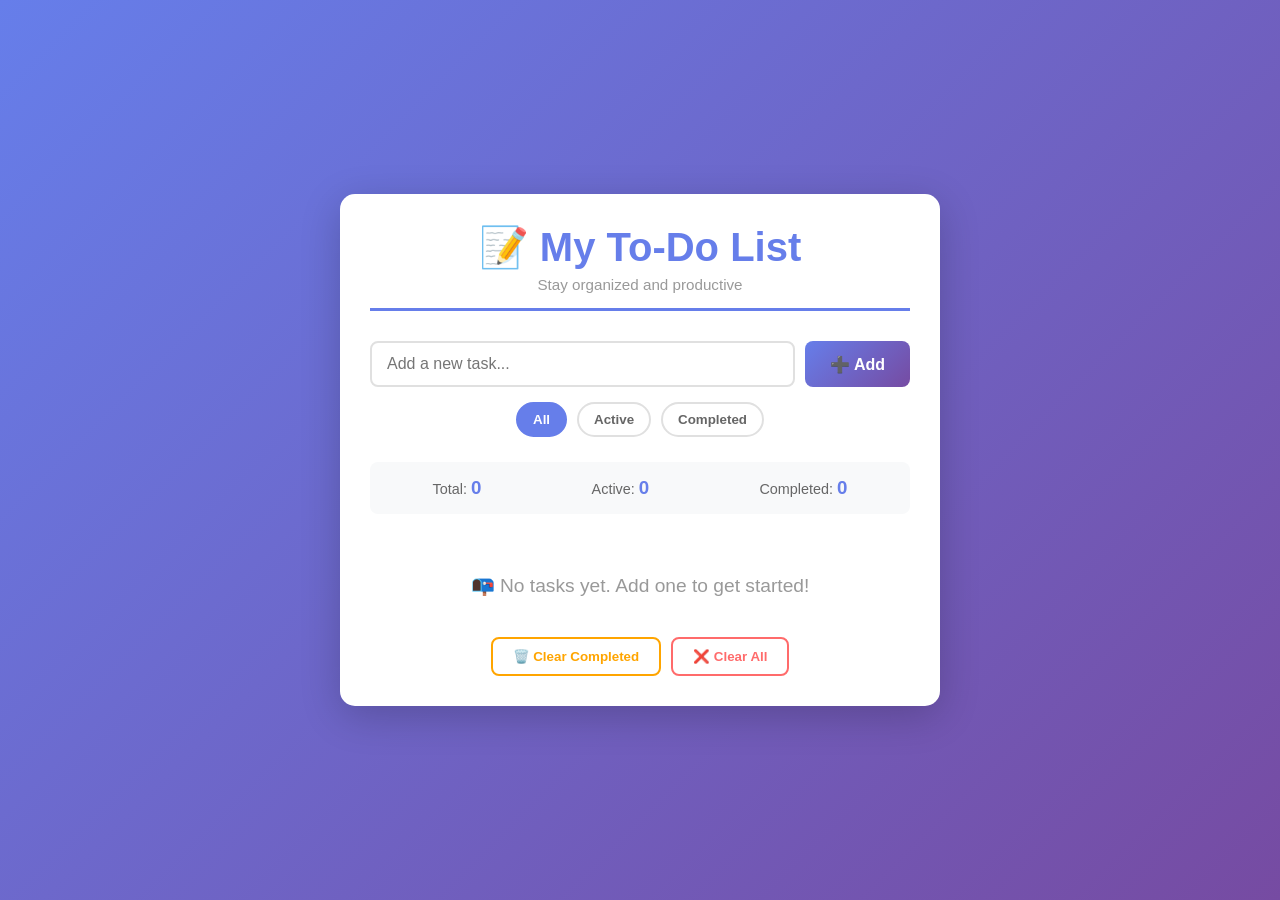
<file: todo-app/index.html>
<!DOCTYPE html>
<html lang="en">
<head>
    <meta charset="UTF-8">
    <meta name="viewport" content="width=device-width, initial-scale=1.0">
    <title>📝 To-Do List App</title>
    <link rel="stylesheet" href="style.css">
</head>
<body>
    <div class="container">
        <header>
            <h1>📝 My To-Do List</h1>
            <p>Stay organized and productive</p>
        </header>

        <div class="input-section">
            <div class="input-wrapper">
                <input 
                    type="text" 
                    id="taskInput" 
                    placeholder="Add a new task..."
                    autocomplete="off"
                >
                <button id="addBtn" class="add-btn">➕ Add</button>
            </div>
            <div class="filter-buttons">
                <button class="filter-btn active" onclick="filterTasks('all')">All</button>
                <button class="filter-btn" onclick="filterTasks('active')">Active</button>
                <button class="filter-btn" onclick="filterTasks('completed')">Completed</button>
            </div>
        </div>

        <div class="stats">
            <span>Total: <strong id="totalCount">0</strong></span>
            <span>Active: <strong id="activeCount">0</strong></span>
            <span>Completed: <strong id="completedCount">0</strong></span>
        </div>

        <ul id="taskList" class="task-list">
            <!-- Tasks will be added here -->
        </ul>

        <div id="emptyState" class="empty-state">
            <p>📭 No tasks yet. Add one to get started!</p>
        </div>

        <div class="actions">
            <button id="clearCompletedBtn" class="clear-btn">🗑️ Clear Completed</button>
            <button id="clearAllBtn" class="clear-all-btn">❌ Clear All</button>
        </div>
    </div>

    <script src="script.js"></script>
</body>
</html>
</file>
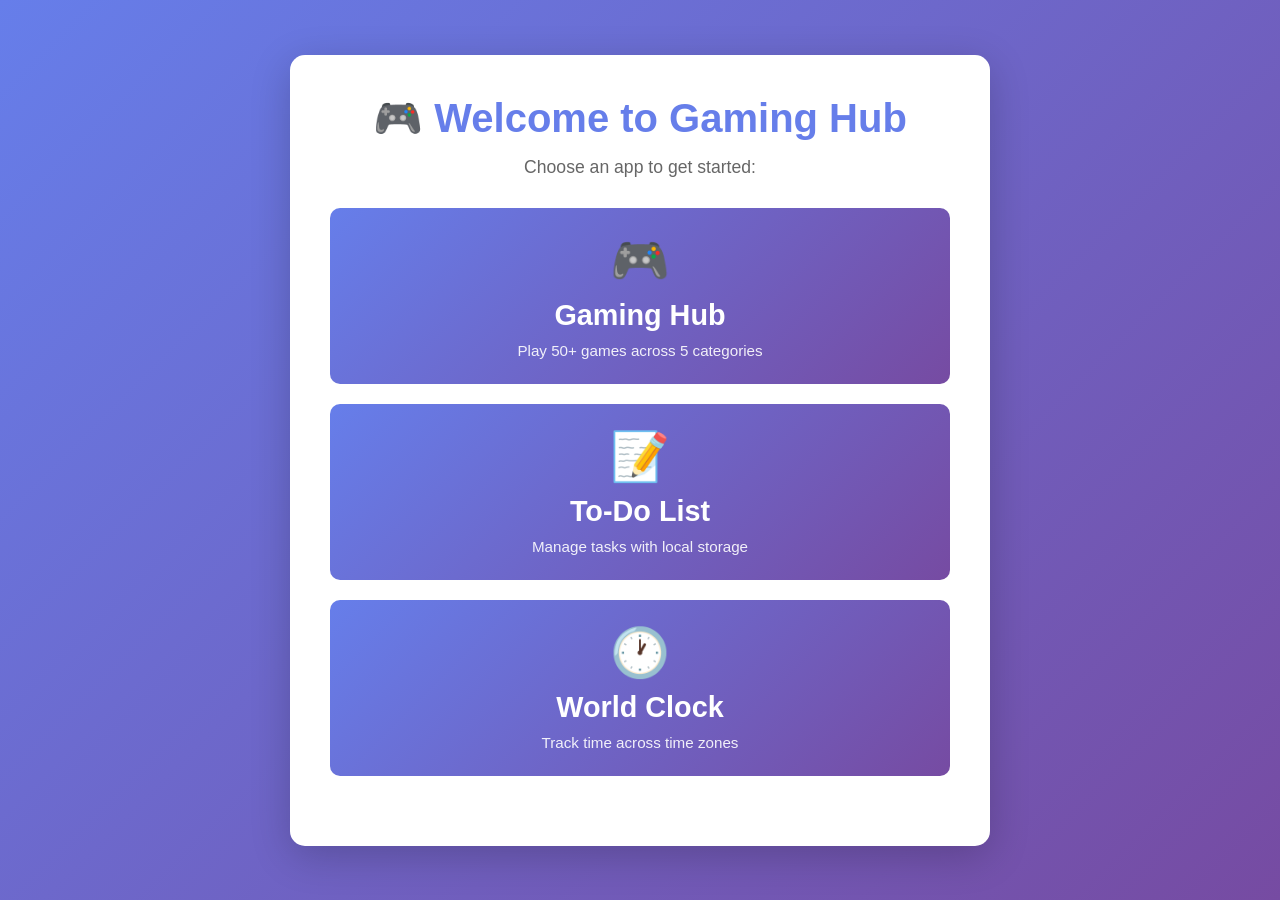
<file: start.html>
<!DOCTYPE html>
<html lang="en">
<head>
    <meta charset="UTF-8">
    <meta name="viewport" content="width=device-width, initial-scale=1.0">
    <title>🎮 Gaming Hub - Start Here</title>
    <style>
        * {
            margin: 0;
            padding: 0;
            box-sizing: border-box;
        }
        
        body {
            font-family: 'Segoe UI', Tahoma, Geneva, Verdana, sans-serif;
            background: linear-gradient(135deg, #667eea 0%, #764ba2 100%);
            min-height: 100vh;
            display: flex;
            justify-content: center;
            align-items: center;
            padding: 20px;
        }
        
        .container {
            background: white;
            border-radius: 15px;
            box-shadow: 0 10px 40px rgba(0, 0, 0, 0.2);
            max-width: 700px;
            width: 100%;
            padding: 40px;
            text-align: center;
        }
        
        h1 {
            color: #667eea;
            font-size: 2.5em;
            margin-bottom: 15px;
        }
        
        p {
            color: #666;
            font-size: 1.1em;
            margin-bottom: 30px;
        }
        
        .apps-grid {
            display: grid;
            gap: 20px;
            margin-bottom: 30px;
        }
        
        .app-card {
            background: linear-gradient(135deg, #667eea 0%, #764ba2 100%);
            color: white;
            padding: 25px;
            border-radius: 10px;
            text-decoration: none;
            transition: all 0.3s ease;
            cursor: pointer;
        }
        
        .app-card:hover {
            transform: translateY(-5px);
            box-shadow: 0 10px 25px rgba(0, 0, 0, 0.2);
        }
        
        .app-card h2 {
            font-size: 1.8em;
            margin-bottom: 10px;
        }
        
        .app-card p {
            color: rgba(255, 255, 255, 0.9);
            margin: 0;
            font-size: 0.95em;
        }
        
        .app-icon {
            font-size: 3em;
            margin-bottom: 10px;
        }
    </style>
</head>
<body>
    <div class="container">
        <h1>🎮 Welcome to Gaming Hub</h1>
        <p>Choose an app to get started:</p>
        
        <div class="apps-grid">
            <a href="index.html" class="app-card">
                <div class="app-icon">🎮</div>
                <h2>Gaming Hub</h2>
                <p>Play 50+ games across 5 categories</p>
            </a>
            
            <a href="todo-app/index.html" class="app-card">
                <div class="app-icon">📝</div>
                <h2>To-Do List</h2>
                <p>Manage tasks with local storage</p>
            </a>
            
            <a href="world-clock/index.html" class="app-card">
                <div class="app-icon">🕐</div>
                <h2>World Clock</h2>
                <p>Track time across time zones</p>
            </a>
        </div>
    </div>
</body>
</html>
</file>
<file: todo-app/style.css>
* {
    margin: 0;
    padding: 0;
    box-sizing: border-box;
}

body {
    font-family: 'Segoe UI', Tahoma, Geneva, Verdana, sans-serif;
    background: linear-gradient(135deg, #667eea 0%, #764ba2 100%);
    min-height: 100vh;
    display: flex;
    justify-content: center;
    align-items: center;
    padding: 20px;
}

.container {
    background: white;
    border-radius: 15px;
    box-shadow: 0 10px 40px rgba(0, 0, 0, 0.2);
    max-width: 600px;
    width: 100%;
    padding: 30px;
    animation: slideIn 0.3s ease-out;
}

@keyframes slideIn {
    from {
        opacity: 0;
        transform: translateY(-20px);
    }
    to {
        opacity: 1;
        transform: translateY(0);
    }
}

header {
    text-align: center;
    margin-bottom: 30px;
    border-bottom: 3px solid #667eea;
    padding-bottom: 15px;
}

header h1 {
    color: #667eea;
    font-size: 2.5em;
    margin-bottom: 5px;
}

header p {
    color: #999;
    font-size: 0.95em;
}

.input-section {
    margin-bottom: 25px;
}

.input-wrapper {
    display: flex;
    gap: 10px;
    margin-bottom: 15px;
}

#taskInput {
    flex: 1;
    padding: 12px 15px;
    border: 2px solid #e0e0e0;
    border-radius: 8px;
    font-size: 1em;
    transition: all 0.3s ease;
}

#taskInput:focus {
    outline: none;
    border-color: #667eea;
    box-shadow: 0 0 10px rgba(102, 126, 234, 0.2);
}

.add-btn {
    padding: 12px 25px;
    background: linear-gradient(135deg, #667eea, #764ba2);
    color: white;
    border: none;
    border-radius: 8px;
    cursor: pointer;
    font-weight: bold;
    font-size: 1em;
    transition: all 0.3s ease;
}

.add-btn:hover {
    transform: translateY(-2px);
    box-shadow: 0 5px 15px rgba(102, 126, 234, 0.4);
}

.add-btn:active {
    transform: translateY(0);
}

.filter-buttons {
    display: flex;
    gap: 10px;
    justify-content: center;
}

.filter-btn {
    padding: 8px 15px;
    border: 2px solid #e0e0e0;
    background: white;
    border-radius: 20px;
    cursor: pointer;
    font-weight: 600;
    color: #666;
    transition: all 0.3s ease;
}

.filter-btn:hover {
    border-color: #667eea;
    color: #667eea;
}

.filter-btn.active {
    background: #667eea;
    color: white;
    border-color: #667eea;
}

.stats {
    display: flex;
    justify-content: space-around;
    gap: 15px;
    margin-bottom: 20px;
    padding: 15px;
    background: #f8f9fa;
    border-radius: 8px;
    text-align: center;
}

.stats span {
    color: #666;
    font-size: 0.9em;
}

.stats strong {
    color: #667eea;
    font-size: 1.3em;
}

.task-list {
    list-style: none;
    margin-bottom: 20px;
    max-height: 400px;
    overflow-y: auto;
}

.task-list::-webkit-scrollbar {
    width: 8px;
}

.task-list::-webkit-scrollbar-track {
    background: #f1f1f1;
    border-radius: 10px;
}

.task-list::-webkit-scrollbar-thumb {
    background: #667eea;
    border-radius: 10px;
}

.task-list::-webkit-scrollbar-thumb:hover {
    background: #764ba2;
}

.task-item {
    display: flex;
    align-items: center;
    gap: 15px;
    padding: 15px;
    background: #f8f9fa;
    border-radius: 8px;
    margin-bottom: 10px;
    transition: all 0.3s ease;
    animation: taskAppear 0.3s ease-out;
}

@keyframes taskAppear {
    from {
        opacity: 0;
        transform: translateX(-20px);
    }
    to {
        opacity: 1;
        transform: translateX(0);
    }
}

.task-item:hover {
    background: white;
    box-shadow: 0 3px 10px rgba(0, 0, 0, 0.1);
}

.task-item.completed .task-text {
    text-decoration: line-through;
    color: #999;
}

.task-item.completed .checkbox {
    background: linear-gradient(135deg, #667eea, #764ba2);
    border-color: #667eea;
}

.task-item.completed .checkbox::after {
    content: '✓';
    display: flex;
    align-items: center;
    justify-content: center;
    color: white;
    font-weight: bold;
}

.checkbox {
    width: 24px;
    height: 24px;
    border: 2px solid #ddd;
    border-radius: 6px;
    cursor: pointer;
    transition: all 0.3s ease;
    flex-shrink: 0;
}

.checkbox:hover {
    border-color: #667eea;
}

.task-text {
    flex: 1;
    color: #333;
    word-break: break-word;
    transition: all 0.3s ease;
}

.task-date {
    font-size: 0.8em;
    color: #999;
    margin-left: auto;
    white-space: nowrap;
}

.delete-btn {
    background: #ff6b6b;
    color: white;
    border: none;
    padding: 8px 12px;
    border-radius: 6px;
    cursor: pointer;
    font-weight: bold;
    transition: all 0.3s ease;
    flex-shrink: 0;
}

.delete-btn:hover {
    background: #ff5252;
    transform: scale(1.05);
}

.empty-state {
    text-align: center;
    padding: 40px 20px;
    color: #999;
    display: none;
}

.empty-state p {
    font-size: 1.2em;
}

.actions {
    display: flex;
    gap: 10px;
    justify-content: center;
    flex-wrap: wrap;
}

.clear-btn,
.clear-all-btn {
    padding: 10px 20px;
    border: 2px solid #ffa500;
    background: white;
    color: #ffa500;
    border-radius: 8px;
    cursor: pointer;
    font-weight: bold;
    transition: all 0.3s ease;
}

.clear-btn:hover {
    background: #ffa500;
    color: white;
}

.clear-all-btn {
    border-color: #ff6b6b;
    color: #ff6b6b;
}

.clear-all-btn:hover {
    background: #ff6b6b;
    color: white;
}

@media (max-width: 600px) {
    .container {
        padding: 20px;
        margin: 10px;
    }

    header h1 {
        font-size: 1.8em;
    }

    .input-wrapper {
        flex-direction: column;
    }

    .add-btn {
        width: 100%;
    }

    .stats {
        flex-direction: column;
        gap: 8px;
    }

    .task-item {
        flex-wrap: wrap;
    }

    .task-date {
        margin-left: 32px;
        margin-top: 8px;
    }
}
</file>
